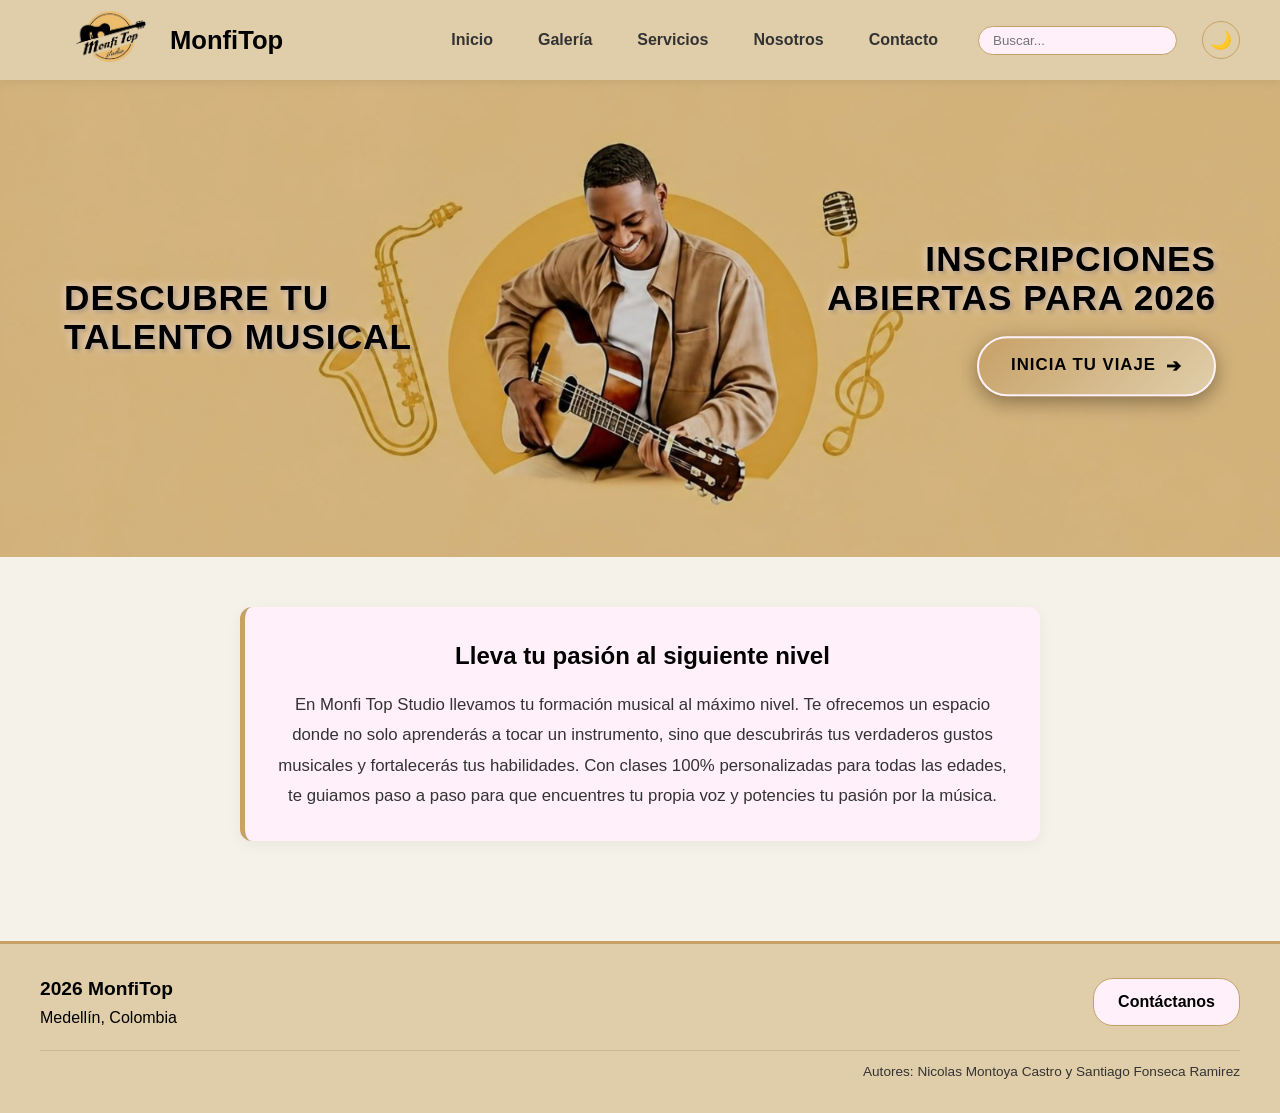
<file: index.html>
<!DOCTYPE html>
<html lang="es">
<head>
    <meta charset="UTF-8">
    <meta name="viewport" content="width=device-width, initial-scale=1.0, maximun-scale=1.0, minimun-scale=1.0">
    
    <title>MonfiTop Studio | Formación Musical</title>
    <link rel="stylesheet" href="css/ estilos.css">
</head>
<body>

  
    <header>
       <div class="logo-container">
            <img src="img/Logo.png" alt="Logo MonfiTop" class="img-logo">
            <h1>MonfiTop</h1>
        </div>

        <nav id="menu"> 
            <ul class="nav-links">
                <li><a href="index.html">Inicio</a></li>
                <li><a href="galeria.html">Galería</a></li>
                <li><a href="servicios.html">Servicios</a></li>
                <li class="dropdown">
                    <a href="nosotros/nosotros.html" class="dropdown-btn">Nosotros</a>
                    <ul class="submenu">
                        <li><a href="nosotros/personal.html">Equipo de trabajo</a></li>
                    </ul>
                </li>
                <li><a href="contacto.html">Contacto</a></li>
            </ul>

            <div id="buscador">
                <form id="form-buscador">
                    <label for="input-busqueda" class="sr-only">Buscar</label>
                    <input id="input-busqueda" name="busqueda" type="text" placeholder="Buscar..." required>
                </form>
            </div>
       
    <button id="btn-theme" class="btn-theme-toggle" aria-label="Cambiar modo">
        <span id="theme-icon">🌙</span>
    </button>
        </nav>
    </header>


   <main>
    <section class="hero-banner">
        <div class="banner-wrapper">
            <img src="img/banner.jpeg" alt="Banner de MonfiTop Studio">
            
            <div class="banner-text text-left">
                <h2>DESCUBRE TU<br>TALENTO MUSICAL</h2>
            </div>

            <!-- Botón ubicado debajo del texto de inscripciones -->
            <div class="banner-text text-right">
                <h2>INSCRIPCIONES<br>ABIERTAS PARA 2026</h2>
                <div class="hero-overlay">
                    <a href="servicios.html" class="btn-primary">Inicia tu viaje</a>
                </div>
            </div>
        </div>
        
        <article class="intro-card">
            <h2>Lleva tu pasión al siguiente nivel</h2>
            <p>
                En Monfi Top Studio llevamos tu formación musical al máximo nivel. Te ofrecemos un espacio
                donde no solo aprenderás a tocar un instrumento, sino que descubrirás tus verdaderos gustos
                musicales y fortalecerás tus habilidades. Con clases 100% personalizadas para todas las edades, 
                te guiamos paso a paso para que encuentres tu propia voz y potencies tu pasión por la música.
            </p>
        </article>
    </section>
</main>


    <footer>
        <div class="footer-info">
            <p class="brand">2026 MonfiTop</p>
            <p class="location">Medellín, Colombia</p>
        </div>

        <div class="footer-cta">
            <a href="contacto.html" class="btn-secondary">Contáctanos</a>
        </div>

        <div class="footer-credits">
            <p>Autores: Nicolas Montoya Castro y Santiago Fonseca Ramirez</p>
        </div>
    </footer>


<button id="btn-back-to-top" class="btn-back-to-top" aria-label="Volver arriba">
    ↑
</button>


<script src="js/script.js"></script>


</body>
</html>
</file>
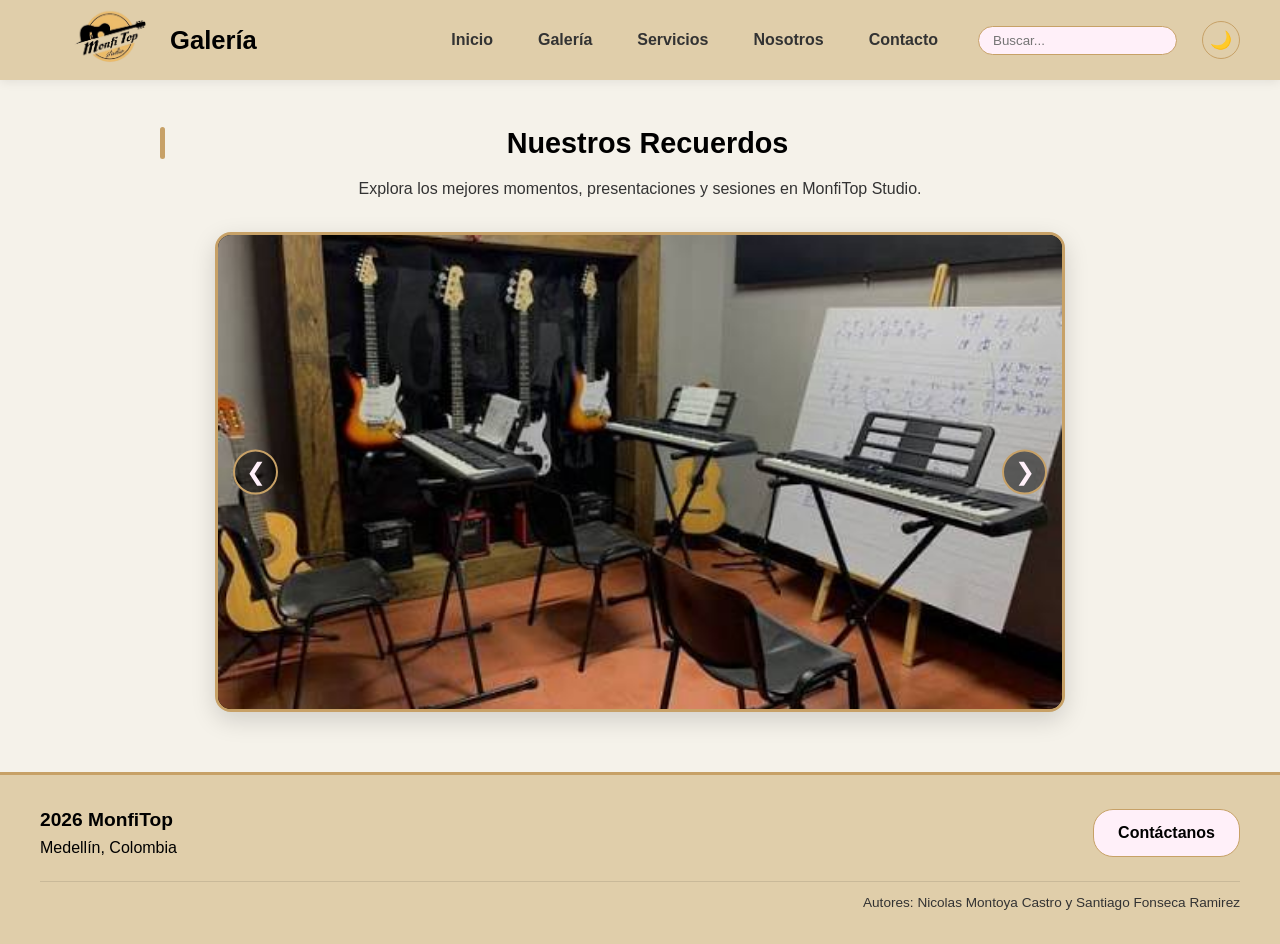
<file: galeria.html>
<!DOCTYPE html>
<html lang="es">
<head>
    <meta charset="UTF-8">
    <meta name="viewport" content="width=device-width, initial-scale=1.0">
    <title>Galería de Recuerdos | MonfiTop Studio</title>
    <link rel="stylesheet" href="css/ estilos.css">
</head>
<body>

    <header>
        <div class="logo-container">
            <img src="img/Logo.png" alt="Logo MonfiTop" class="img-logo">
            <h1>Galería</h1>
        </div>

        <nav id="menu"> 
            <ul class="nav-links">
                <li><a href="index.html">Inicio</a></li>
                <li><a href="galeria.html" class="active">Galería</a></li>
                <li><a href="servicios.html">Servicios</a></li>
                <li class="dropdown">
                    <a href="nosotros/nosotros.html" class="dropdown-btn">Nosotros</a>
                    <ul class="submenu">
                        <li><a href="nosotros/personal.html">Equipo de trabajo</a></li>
                    </ul>
                </li>
                <li><a href="contacto.html">Contacto</a></li>
            </ul>

            <div id="buscador">
                <form id="form-buscador">
                    <label for="input-busqueda" class="sr-only">Buscar</label>
                    <input id="input-busqueda" name="busqueda" type="text" placeholder="Buscar..." required>
                </form>
            </div>
             <button id="btn-theme" class="btn-theme-toggle" aria-label="Cambiar modo">
                <span id="theme-icon">🌙</span>
            </button>
        </nav>
    </header>

    <main class="gallery-container">
        <div class="gallery-header">
            <h2 class="section-title">Nuestros Recuerdos</h2>
            <p class="gallery-subtitle">Explora los mejores momentos, presentaciones y sesiones en MonfiTop Studio.</p>
        </div>
        
        <section class="carrusel-wrapper">
            <div class="carrusel">
                <div class="carrusel-track" id="carrusel-imagenes">
                    <img src="img/uno.jpeg" alt="Recuerdo MonfiTop 1">
                    <img src="img/dos.jpeg" alt="Recuerdo MonfiTop 2">
                    <img src="img/tres.jpeg" alt="Recuerdo MonfiTop 3">
                    <img src="img/cuatro.jpeg" alt="Recuerdo MonfiTop 4">
                    <img src="img/cinco.jpeg" alt="Recuerdo MonfiTop 5">
                    <img src="img/seis.jpeg" alt="Recuerdo MonfiTop 6">
                    <img src="img/ete.jpeg" alt="Recuerdo MonfiTop 7">
                    <img src="img/ocho.jpeg" alt="Recuerdo MonfiTop 8">
                    <img src="img/eve.jpeg" alt="Recuerdo MonfiTop 9">
                    <img src="img/diez.jpeg" alt="Recuerdo MonfiTop 10">
                    <img src="img/once.jpeg" alt="Recuerdo MonfiTop 11">
                    <img src="img/doce.jpeg" alt="Recuerdo MonfiTop 12">
                </div>

                <button class="flecha izquierda" id="btn-izquierda" aria-label="Imagen anterior">&#10094;</button>
                <button class="flecha derecha" id="btn-derecha" aria-label="Siguiente imagen">&#10095;</button>
            </div>
        </section>
    </main>

    <footer>
        <div class="footer-info">
            <p class="brand">2026 MonfiTop</p>
            <p class="location">Medellín, Colombia</p>
        </div>

        <div class="footer-cta">
            <a href="contacto.html" class="btn-secondary">Contáctanos</a>
        </div>

        <div class="footer-credits">
            <p>Autores: Nicolas Montoya Castro y Santiago Fonseca Ramirez</p>
        </div>
    </footer>

    <button id="btn-back-to-top" class="btn-back-to-top" aria-label="Volver arriba">
        ↑
    </button>
    <script src="js/Carrusel.js"></script>
    <script src="js/script.js"></script>

    

</body>
</html>
</file>
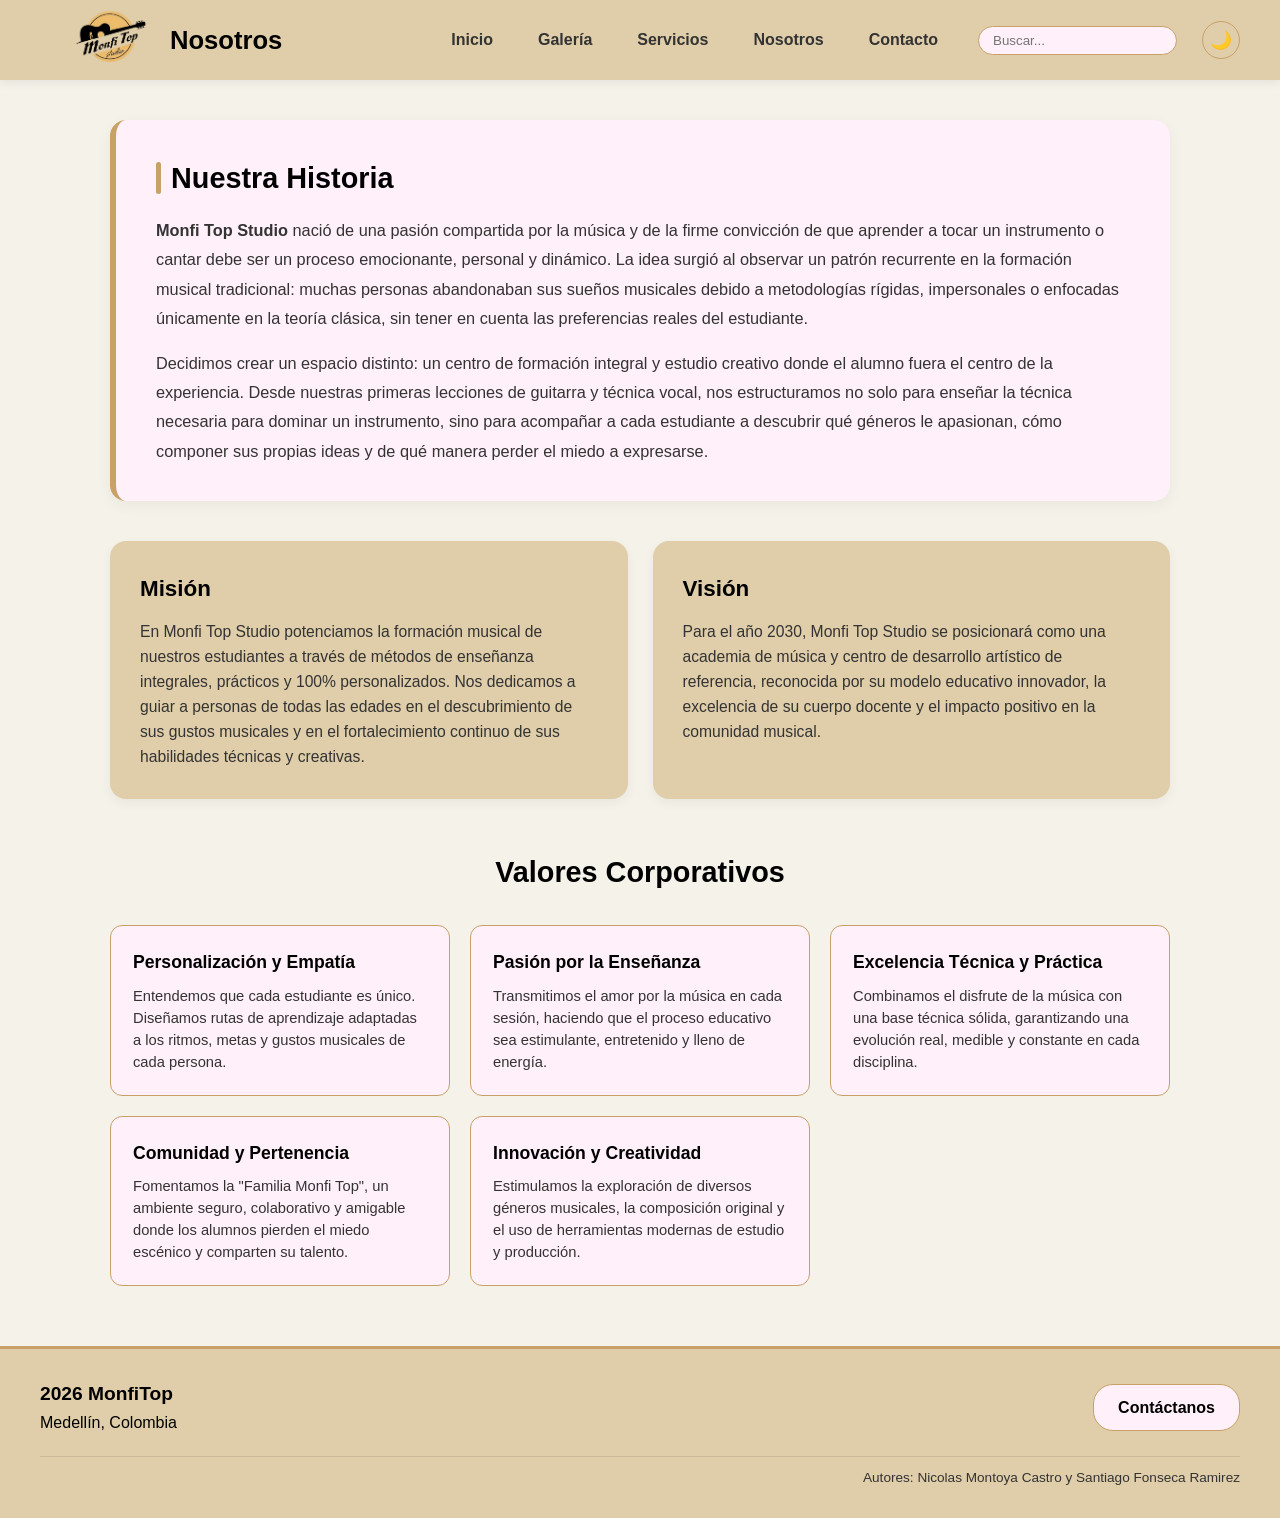
<file: nosotros/nosotros.html>
<!DOCTYPE html>
<html lang="es">
<head>
    <meta charset="UTF-8">
    <meta name="viewport" content="width=device-width, initial-scale=1.0">
    <title>Nosotros | MonfiTop Studio</title>
    <link rel="stylesheet" href="../css/ estilos.css">
</head>
<body>

    <header>
        <div class="logo-container">
            <img src="../img/Logo.png" alt="Logo MonfiTop" class="img-logo">
            <h1>Nosotros</h1>
        </div>

        <nav id="menu"> 
            <ul class="nav-links">
                <li><a href="../index.html">Inicio</a></li>
                <li><a href="../galeria.html">Galería</a></li>
                <li><a href="../servicios.html">Servicios</a></li>
                <li class="dropdown">
                    <a href="../nosotros/nosotros.html" class="active dropdown-btn">Nosotros</a>
                    <ul class="submenu">
                        <li><a href="../nosotros/personal.html">Equipo de trabajo</a></li>
                    </ul>
                </li>
                <li><a href="../contacto.html">Contacto</a></li>
            </ul>

            <div id="buscador">
                <form id="form-buscador">
                    <label for="input-busqueda" class="sr-only">Buscar</label>
                    <input id="input-busqueda" name="busqueda" type="text" placeholder="Buscar..." required>
                </form>
            </div>
             <button id="btn-theme" class="btn-theme-toggle" aria-label="Cambiar modo">
                <span id="theme-icon">🌙</span>
            </button>
        </nav>
    </header>


    <main class="about-container">
        

        <section class="history-card">
            <h2 class="section-title">Nuestra Historia</h2>
            <p>
                <strong>Monfi Top Studio</strong> nació de una pasión compartida por la música y de la firme convicción de que aprender a tocar un instrumento o cantar debe ser un proceso emocionante, personal y dinámico. La idea surgió al observar un patrón recurrente en la formación musical tradicional: muchas personas abandonaban sus sueños musicales debido a metodologías rígidas, impersonales o enfocadas únicamente en la teoría clásica, sin tener en cuenta las preferencias reales del estudiante.
            </p>
            <p>
                Decidimos crear un espacio distinto: un centro de formación integral y estudio creativo donde el alumno fuera el centro de la experiencia. Desde nuestras primeras lecciones de guitarra y técnica vocal, nos estructuramos no solo para enseñar la técnica necesaria para dominar un instrumento, sino para acompañar a cada estudiante a descubrir qué géneros le apasionan, cómo componer sus propias ideas y de qué manera perder el miedo a expresarse.
            </p>
        </section>


        <section class="mv-grid">
            <article class="mv-card">
              
                <h3>Misión</h3>
                <p>
                    En Monfi Top Studio potenciamos la formación musical de nuestros estudiantes a través de métodos de enseñanza integrales, prácticos y 100% personalizados. Nos dedicamos a guiar a personas de todas las edades en el descubrimiento de sus gustos musicales y en el fortalecimiento continuo de sus habilidades técnicas y creativas.
                </p>
            </article>

            <article class="mv-card">
                <h3>Visión</h3>
                <p>
                    Para el año 2030, Monfi Top Studio se posicionará como una academia de música y centro de desarrollo artístico de referencia, reconocida por su modelo educativo innovador, la excelencia de su cuerpo docente y el impacto positivo en la comunidad musical.
                </p>
            </article>
        </section>

        <section class="values-section">
            <h2 class="section-title center">Valores Corporativos</h2>
            
            <div class="values-grid">
                <article class="value-card">
                    <h4>Personalización y Empatía</h4>
                    <p>Entendemos que cada estudiante es único. Diseñamos rutas de aprendizaje adaptadas a los ritmos, metas y gustos musicales de cada persona.</p>
                </article>

                <article class="value-card">
                    <h4>Pasión por la Enseñanza</h4>
                    <p>Transmitimos el amor por la música en cada sesión, haciendo que el proceso educativo sea estimulante, entretenido y lleno de energía.</p>
                </article>

                <article class="value-card">
                    <h4>Excelencia Técnica y Práctica</h4>
                    <p>Combinamos el disfrute de la música con una base técnica sólida, garantizando una evolución real, medible y constante en cada disciplina.</p>
                </article>

                <article class="value-card">
                    <h4>Comunidad y Pertenencia</h4>
                    <p>Fomentamos la "Familia Monfi Top", un ambiente seguro, colaborativo y amigable donde los alumnos pierden el miedo escénico y comparten su talento.</p>
                </article>

                <article class="value-card">
                    <h4>Innovación y Creatividad</h4>
                    <p>Estimulamos la exploración de diversos géneros musicales, la composición original y el uso de herramientas modernas de estudio y producción.</p>
                </article>
            </div>
        </section>

    </main>


    <footer>
        <div class="footer-info">
            <p class="brand">2026 MonfiTop</p>
            <p class="location">Medellín, Colombia</p>
        </div>

        <div class="footer-cta">
            <a href="../contacto.html" class="btn-secondary">Contáctanos</a>
        </div>

        <div class="footer-credits">
            <p>Autores: Nicolas Montoya Castro y Santiago Fonseca Ramirez</p>
        </div>
    </footer>
    <button id="btn-back-to-top" class="btn-back-to-top" aria-label="Volver arriba">
        ↑
    </button>
    <script src="../js/script.js"></script>


</body>
</html>
</file>
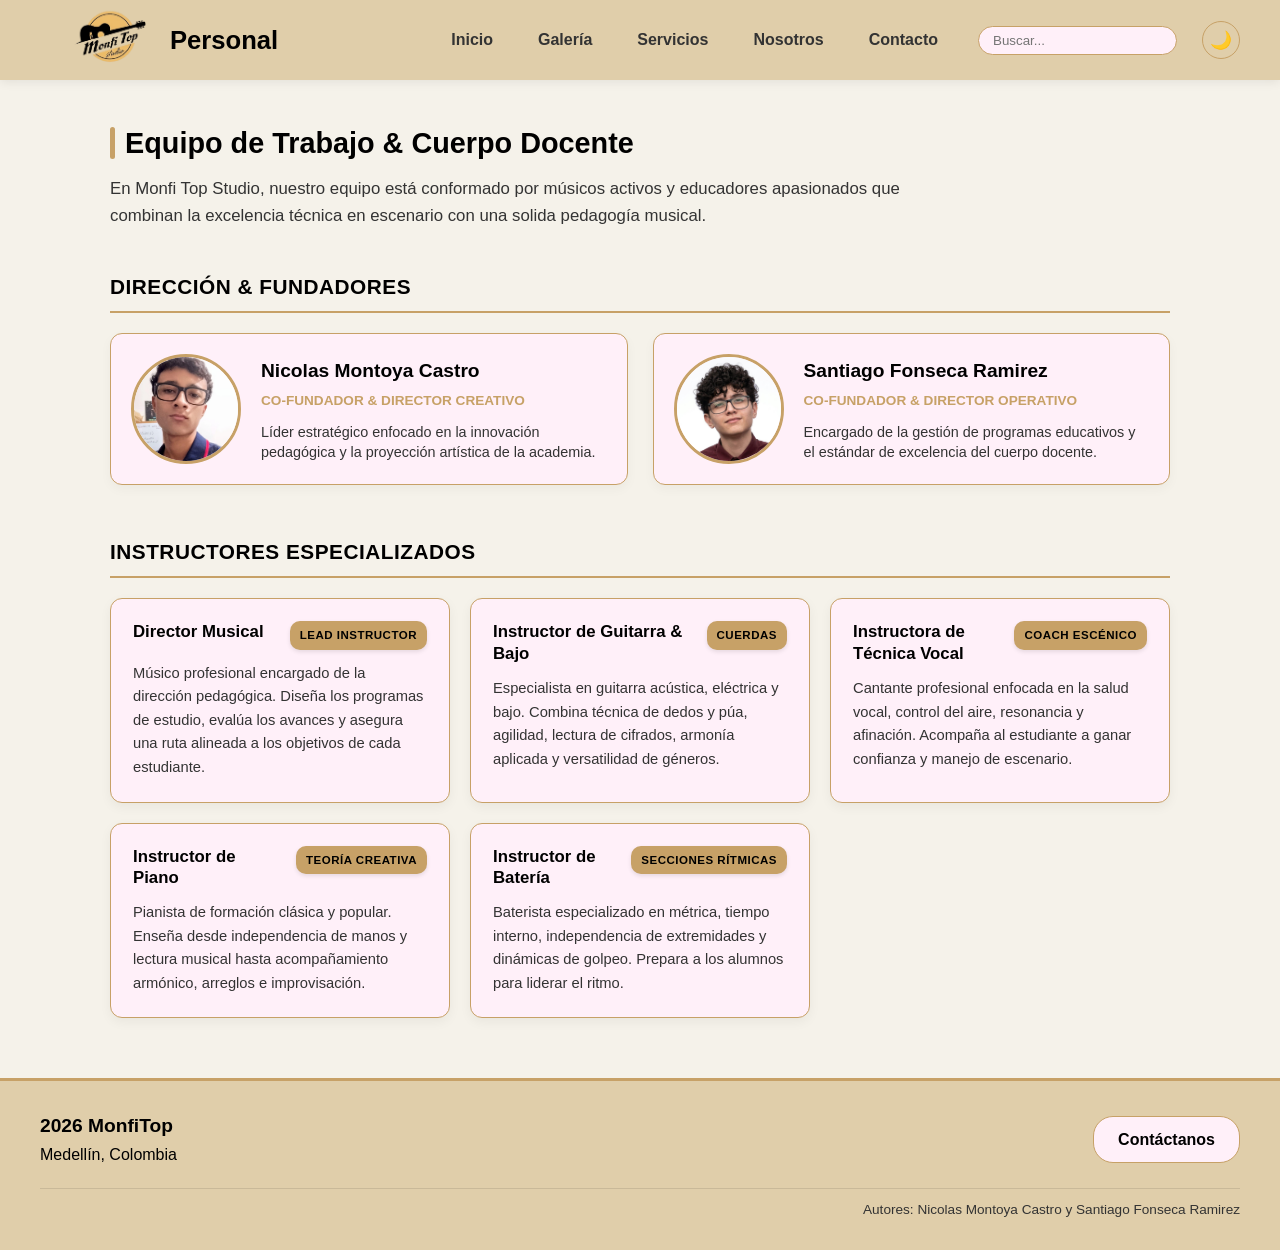
<file: nosotros/personal.html>
<!DOCTYPE html>
<html lang="es">
<head>
    <meta charset="UTF-8">
    <meta name="viewport" content="width=device-width, initial-scale=1.0">
    <title>Equipo de Trabajo | MonfiTop Studio</title>
    <link rel="stylesheet" href="../css/ estilos.css">
</head>
<body>

    <header>
        <div class="logo-container">
            <img src="../img/Logo.png" alt="Logo MonfiTop" class="img-logo">
            <h1>Personal</h1>
        </div>

        <nav id="menu"> 
            <ul class="nav-links">
                <li><a href="../index.html">Inicio</a></li>
                <li><a href="../galeria.html">Galería</a></li>
                <li><a href="../servicios.html">Servicios</a></li>
                <li class="dropdown">
                    <a href="../nosotros/nosotros.html" class="active dropdown-btn">Nosotros</a>
                    <ul class="submenu">
                        <li><a href="../nosotros/personal.html">Equipo de trabajo</a></li>
                    </ul>
                </li>
                <li><a href="../contacto.html">Contacto</a></li>
            </ul>

            <div id="buscador">
                <form id="form-buscador">
                    <label for="input-busqueda" class="sr-only">Buscar</label>
                    <input id="input-busqueda" name="busqueda" type="text" placeholder="Buscar..." required>
                </form>
            </div>
             <button id="btn-theme" class="btn-theme-toggle" aria-label="Cambiar modo">
                <span id="theme-icon">🌙</span>
            </button>
        </nav>
    </header>

    <main class="team-container">
        
        <div class="team-intro">
            <h2 class="section-title">Equipo de Trabajo & Cuerpo Docente</h2>
            <p class="intro-lead">
                En Monfi Top Studio, nuestro equipo está conformado por músicos activos y educadores apasionados 
                que combinan la excelencia técnica en escenario con una solida pedagogía musical.
            </p>
        </div>

        <section class="founders-section">
            <h3 class="subsection-title">Dirección & Fundadores</h3>
            
            <div class="founders-grid">
                <article class="founder-card" id="Fundador1">
                    <div class="founder-img-wrapper">
                        <img src="../img/nicoss.jpeg" alt="Nicolas Montoya Castro - Co-Fundador">
                    </div>
                    <div class="founder-info">
                        <h4>Nicolas Montoya Castro</h4>
                        <span class="role">Co-Fundador & Director Creativo</span>
                        <p>Líder estratégico enfocado en la innovación pedagógica y la proyección artística de la academia.</p>
                    </div>
                </article>

                <article class="founder-card" id="Fundador2">
                    <div class="founder-img-wrapper">
                        <img src="../img/fonseca.jpeg" alt="Santiago Fonseca Ramirez - Co-Fundador">
                    </div>
                    <div class="founder-info">
                        <h4>Santiago Fonseca Ramirez</h4>
                        <span class="role">Co-Fundador & Director Operativo</span>
                        <p>Encargado de la gestión de programas educativos y el estándar de excelencia del cuerpo docente.</p>
                    </div>
                </article>
            </div>
        </section>

        <section class="instructors-section">
            <h3 class="subsection-title">Instructores Especializados</h3>

            <div class="instructors-grid">
                
                <article class="staff-card">
                    <div class="staff-header">
                        <h4>Director Musical</h4>
                        <span class="badge">Lead Instructor</span>
                    </div>
                    <p>Músico profesional encargado de la dirección pedagógica. Diseña los programas de estudio, evalúa los avances y asegura una ruta alineada a los objetivos de cada estudiante.</p>
                </article>

                <article class="staff-card">
                    <div class="staff-header">
                        <h4>Instructor de Guitarra & Bajo</h4>
                        <span class="badge">Cuerdas</span>
                    </div>
                    <p>Especialista en guitarra acústica, eléctrica y bajo. Combina técnica de dedos y púa, agilidad, lectura de cifrados, armonía aplicada y versatilidad de géneros.</p>
                </article>

                <article class="staff-card">
                    <div class="staff-header">
                        <h4>Instructora de Técnica Vocal</h4>
                        <span class="badge">Coach Escénico</span>
                    </div>
                    <p>Cantante profesional enfocada en la salud vocal, control del aire, resonancia y afinación. Acompaña al estudiante a ganar confianza y manejo de escenario.</p>
                </article>

                <article class="staff-card">
                    <div class="staff-header">
                        <h4>Instructor de Piano</h4>
                        <span class="badge">Teoría Creativa</span>
                    </div>
                    <p>Pianista de formación clásica y popular. Enseña desde independencia de manos y lectura musical hasta acompañamiento armónico, arreglos e improvisación.</p>
                </article>

                <article class="staff-card">
                    <div class="staff-header">
                        <h4>Instructor de Batería</h4>
                        <span class="badge">Secciones Rítmicas</span>
                    </div>
                    <p>Baterista especializado en métrica, tiempo interno, independencia de extremidades y dinámicas de golpeo. Prepara a los alumnos para liderar el ritmo.</p>
                </article>

            </div>
        </section>

    </main>

    <footer>
        <div class="footer-info">
            <p class="brand">2026 MonfiTop</p>
            <p class="location">Medellín, Colombia</p>
        </div>

        <div class="footer-cta">
            <a href="../contacto.html" class="btn-secondary">Contáctanos</a>
        </div>

        <div class="footer-credits">
            <p>Autores: Nicolas Montoya Castro y Santiago Fonseca Ramirez</p>
        </div>
    </footer>
    <button id="btn-back-to-top" class="btn-back-to-top" aria-label="Volver arriba">
        ↑
    </button>
    <script src="../js/script.js"></script> 

</body>
</html>
</file>
<file: css/ estilos.css>
@import url("contacto.css");
@import url("servicios.css");
@import url("nosotros.css");
@import url("personal.css");
@import url("galeria.css");

/* ==========================================================================
   RESET & ESTILOS BASE
   ========================================================================== */
* {
    box-sizing: border-box;
    margin: 0;
    padding: 0;
}

body {
    background-color: #F5F2EA;
    color: #333333;
    font-family: 'Segoe UI', Tahoma, Geneva, Verdana, sans-serif;
    line-height: 1.6;
    transition: background-color 0.3s ease, color 0.3s ease;
}

/* ==========================================================================
   HEADER & NAVEGACIÓN
   ========================================================================== */
header {
    display: flex;
    align-items: center;
    justify-content: space-between;
    background-color: #E0CEAA;
    height: 80px;
    padding: 0 40px;
    box-shadow: 0 2px 10px rgba(0, 0, 0, 0.08);
    position: relative;
    z-index: 100;
}

.logo-container {
    display: flex;
    align-items: center;
    gap: 15px;
    position: relative;
}

.img-logo {
    width: 100px;
    height: 100px;
    object-fit: contain;
    transform: scale(1.4); 
    transform-origin: center left; 
    margin-right: 15px; 
}

header h1 {
    font-size: 1.6rem;
    color: #000000;
    font-weight: 700;
}

#menu {
    display: flex;
    align-items: center;
    gap: 25px;
}

.nav-links {
    display: flex;
    align-items: center;
    list-style: none;
    gap: 15px;
}

.nav-links a {
    text-decoration: none;
    color: #333333;
    font-weight: 600;
    padding: 10px 15px;
    border-radius: 4px;
    transition: all 0.3s ease;
    display: block;
}

.nav-links a:hover {
    color: #000000;
    background-color: rgba(199, 161, 103, 0.3);
}

.dropdown {
    position: relative;
}

.submenu {
    display: none;
    position: absolute;
    top: 100%;
    left: 0;
    background-color: #FFF0F9;
    list-style: none;
    min-width: 180px;
    border-radius: 6px;
    box-shadow: 0 4px 12px rgba(0, 0, 0, 0.15);
    padding: 8px 0;
    border: 1px solid #C7A167;
}

.submenu li a {
    padding: 10px 16px;
    font-size: 0.95rem;
    color: #333333;
    white-space: nowrap;
}

.submenu li a:hover {
    background-color: #C7A167;
    color: #FFF0F9;
}

.dropdown:hover .submenu,
.dropdown:focus-within .submenu {
    display: block;
}

#buscador input[type="text"] {
    border: 1px solid #C7A167;
    border-radius: 20px;
    padding: 6px 14px;
    outline: none;
    background-color: #FFF0F9;
    color: #333333;
    transition: border-color 0.3s ease;
}

#buscador input[type="text"]:focus {
    border-color: #000000;
}

.sr-only {
    position: absolute;
    width: 1px;
    height: 1px;
    padding: 0;
    margin: -1px;
    overflow: hidden;
    clip: rect(0, 0, 0, 0);
    border: 0;
}

/* ==========================================================================
   HERO & SECCIÓN PRINCIPAL (INICIO)
   ========================================================================== */
/* ==========================================================================
   HERO BANNER Y BOTÓN DE LLAMADO A LA ACCIÓN (DESTACADO)
   ========================================================================== */
.hero-banner {
    display: flex;
    flex-direction: column;
    align-items: center;
    width: 100%;
}

.banner-wrapper {
    position: relative;
    width: 100%;
    display: flex;
    justify-content: center;
    align-items: center;
    overflow: hidden;
}

.banner-wrapper img {
    width: 100%;
    max-height: 480px;
    object-fit: cover;
    display: block;
    filter: brightness(0.85); 
}

/* Alineación de textos flotantes */
.banner-text {
    position: absolute;
    top: 50%;
    transform: translateY(-50%);
    z-index: 2;
    pointer-events: none;
}

.banner-text h2 {
    font-family: 'Impact', 'Arial Black', sans-serif;
    font-size: 2.2rem;
    color: #000000;
    text-transform: uppercase;
    line-height: 1.1;
    letter-spacing: 1px;
    text-shadow: 0px 0px 8px rgba(255, 240, 249, 0.8), 2px 2px 4px rgba(0, 0, 0, 0.3);
}

.text-left {
    left: 5%;
    text-align: left;
}

.text-right {
    right: 5%;
    text-align: right;
    display: flex;
    flex-direction: column;
    align-items: flex-end;
}

.hero-overlay {
    margin-top: 18px;
    pointer-events: auto;
}

/* Botón Principal Elaborado (Sin cambiar la paleta) */
.btn-primary {
    position: relative;
    display: inline-flex;
    align-items: center;
    justify-content: center;
    gap: 10px;
    
    /* Fondo con degradado usando tu paleta */
    background: linear-gradient(135deg, #C7A167 0%, #E0CEAA 100%);
    color: #000000;
    
    text-decoration: none;
    font-size: 1.05rem;
    font-weight: 800;
    text-transform: uppercase;
    letter-spacing: 1px;
    padding: 14px 32px;
    border-radius: 30px;
    
    /* Borde y Sombras con resplandor dorado */
    border: 2px solid #FFF0F9;
    box-shadow: 0 6px 20px rgba(0, 0, 0, 0.35), 0 0 15px rgba(199, 161, 103, 0.4);
    
    transition: all 0.35s cubic-bezier(0.175, 0.885, 0.32, 1.275);
    overflow: hidden;
}

/* Flecha decorativa dentro del botón */
.btn-primary::after {
    content: "➔";
    font-size: 1.1rem;
    transition: transform 0.3s ease;
}

/* Efecto al pasar el mouse (Hover) */
.btn-primary:hover {
    background: linear-gradient(135deg, #000000 0%, #333333 100%);
    color: #FFF0F9;
    border-color: #C7A167;
    transform: translateY(-4px) scale(1.03);
    box-shadow: 0 10px 25px rgba(0, 0, 0, 0.6), 0 0 20px rgba(199, 161, 103, 0.6);
}

.btn-primary:hover::after {
    transform: translateX(5px);
}

/* Efecto al hacer clic */
.btn-primary:active {
    transform: translateY(-1px) scale(0.98);
    box-shadow: 0 4px 12px rgba(0, 0, 0, 0.4);
}

/* Adaptación Responsive */
@media (max-width: 900px) {
    .banner-text h2 {
        font-size: 1.4rem;
    }

    .btn-primary {
        padding: 11px 24px;
        font-size: 0.85rem;
    }
}

@media (max-width: 600px) {
    .banner-wrapper {
        flex-direction: column;
        background-color: #E0CEAA;
    }

    .banner-text {
        position: static;
        transform: none;
        text-align: center;
        padding: 10px 0;
    }

    .text-right {
        align-items: center;
    }

    .hero-overlay {
        margin-top: 12px;
    }
}

@keyframes pulso-boton {
    0% { box-shadow: 0 4px 18px rgba(0, 0, 0, 0.5), 0 0 0 0 rgba(230, 184, 0, 0.7); }
    70% { box-shadow: 0 4px 18px rgba(0, 0, 0, 0.5), 0 0 0 12px rgba(230, 184, 0, 0); }
    100% { box-shadow: 0 4px 18px rgba(0, 0, 0, 0.5), 0 0 0 0 rgba(230, 184, 0, 0); }
}

.intro-card {
    max-width: 800px;
    margin: 50px 20px 40px 20px;
    padding: 30px;
    background-color: #FFF0F9;
    border-radius: 12px;
    border-left: 5px solid #C7A167;
    box-shadow: 0 4px 15px rgba(0,0,0,0.05);
    text-align: center;
}

.intro-card h2 {
    color: #000000;
    margin-bottom: 15px;
    font-size: 1.5rem;
}

.intro-card p {
    line-height: 1.8;
    font-size: 1.05rem;
    color: #333333;
}

/* ==========================================================================
   FOOTER
   ========================================================================== */
footer {
    background-color: #E0CEAA;
    color: #000000;
    padding: 30px 40px;
    margin-top: 60px;
    display: flex;
    flex-wrap: wrap;
    justify-content: space-between;
    align-items: center;
    gap: 20px;
    border-top: 3px solid #C7A167;
}

.footer-info .brand {
    font-size: 1.2rem;
    font-weight: bold;
}

.btn-secondary {
    display: inline-block;
    padding: 10px 24px;
    background-color: #FFF0F9;
    color: #000000;
    text-decoration: none;
    font-weight: bold;
    border-radius: 20px;
    transition: all 0.3s ease;
    border: 1px solid #C7A167;
}

.btn-secondary:hover {
    background-color: #C7A167;
    color: #FFF0F9;
    transform: translateY(-2px);
}

.footer-credits {
    width: 100%;
    text-align: right;
    font-size: 0.85rem;
    color: #333333;
    border-top: 1px solid rgba(0,0,0,0.1);
    padding-top: 10px;
}

/* ==========================================================================
   COMPONENTES EXTRAS (BOTÓN MODO & VOLVER ARRIBA)
   ========================================================================== */
.btn-theme-toggle {
    background-color: transparent;
    border: 1.5px solid #C7A167;
    border-radius: 50%;
    width: 38px;
    height: 38px;
    cursor: pointer;
    font-size: 1.1rem;
    display: flex;
    align-items: center;
    justify-content: center;
    transition: all 0.3s ease;
}

.btn-theme-toggle:hover {
    transform: scale(1.1);
    background-color: rgba(199, 161, 103, 0.2);
}

.btn-back-to-top {
    position: fixed;
    bottom: 30px;
    right: 30px;
    width: 45px;
    height: 45px;
    background-color: #C7A167;
    color: #FFF0F9;
    border: none;
    border-radius: 50%;
    font-size: 1.4rem;
    font-weight: bold;
    cursor: pointer;
    box-shadow: 0 4px 12px rgba(0, 0, 0, 0.25);
    z-index: 999;
    opacity: 0;
    visibility: hidden;
    transform: translateY(20px);
    transition: all 0.3s ease;
}

.btn-back-to-top.show {
    opacity: 1;
    visibility: visible;
    transform: translateY(0);
}

.btn-back-to-top:hover {
    background-color: #000000;
    transform: translateY(-3px);
}

/* ==========================================================================
   RESPONSIVE & HAMBURGUESA
   ========================================================================== */
.hamburger-btn {
    display: none;
    background: transparent;
    border: none;
    font-size: 1.8rem;
    color: #000000;
    cursor: pointer;
    padding: 5px;
}

@media (max-width: 900px) {
    .banner-text h2 { font-size: 1.4rem; }
}

@media (max-width: 768px) {
    header {
        flex-direction: row;
        height: 80px;
        padding: 0 20px;
    }

    .hamburger-btn { display: block; }

    .nav-links {
        display: none;
        flex-direction: column;
        width: 100%;
        position: absolute;
        top: 80px;
        left: 0;
        background-color: #E0CEAA;
        padding: 20px 0;
        box-shadow: 0 4px 12px rgba(0, 0, 0, 0.15);
        z-index: 99;
    }

    .nav-links.active { display: flex; }

    .nav-links li {
        width: 100%;
        text-align: center;
    }

    .submenu {
        position: static;
        box-shadow: none;
        border: none;
        background-color: rgba(199, 161, 103, 0.2);
    }

    #buscador { display: none; }

    footer {
        flex-direction: column;
        text-align: center;
    }

    .footer-credits { text-align: center; }
}

@media (max-width: 600px) {
    .banner-text {
        position: static;
        transform: none;
        text-align: center;
        padding: 10px 0;
    }
    
    .text-right { align-items: center; }
    
    .banner-wrapper {
        flex-direction: column;
        background-color: #E0CEAA;
    }
}

/* ==========================================================================
   CORRECCIÓN COMPLETA DE MODO NOCHE (DARK MODE)
   ========================================================================== */
body.dark-mode {
    background-color: #121212 !important;
    color: #E0E0E0 !important;
}

/* Header & Navegación en Dark Mode */
body.dark-mode header {
    background-color: #1E1E1E !important;
    border-bottom: 2px solid #C7A167;
}

body.dark-mode header h1,
body.dark-mode .logo-container h1 {
    color: #FFF0F9 !important;
}

body.dark-mode .nav-links {
    background-color: #1E1E1E !important;
}

body.dark-mode .nav-links a {
    color: #E0E0E0 !important;
}

body.dark-mode .nav-links a:hover,
body.dark-mode .nav-links a.active {
    color: #C7A167 !important;
    background-color: rgba(199, 161, 103, 0.2) !important;
}

body.dark-mode .submenu {
    background-color: #2A2A2A !important;
    border-color: #C7A167 !important;
}

body.dark-mode .submenu li a {
    color: #E0E0E0 !important;
}

body.dark-mode .submenu li a:hover {
    background-color: #C7A167 !important;
    color: #000000 !important;
}

body.dark-mode .hamburger-btn {
    color: #FFF0F9 !important;
}

/* Títulos Globales en Dark Mode */
body.dark-mode h1,
body.dark-mode h2,
body.dark-mode h3,
body.dark-mode h4,
body.dark-mode .section-title,
body.dark-mode .subsection-title,
body.dark-mode .card-content h3,
body.dark-mode .contact-info-card h3,
body.dark-mode .founder-info h4,
body.dark-mode .staff-header h4 {
    color: #FFF0F9 !important;
}

/* Textos y Párrafos en Dark Mode */
body.dark-mode p,
body.dark-mode span,
body.dark-mode .contact-subtitle,
body.dark-mode .gallery-subtitle,
body.dark-mode .info-intro,
body.dark-mode .info-item p,
body.dark-mode .info-item strong,
body.dark-mode .intro-card p,
body.dark-mode .card-content p,
body.dark-mode .history-card p,
body.dark-mode .mv-card p,
body.dark-mode .value-card p,
body.dark-mode .founder-info p,
body.dark-mode .staff-card p,
body.dark-mode .intro-lead {
    color: #E0E0E0 !important;
}

/* Tarjetas y Contenedores en Dark Mode */
body.dark-mode .intro-card,
body.dark-mode .service-card,
body.dark-mode .staff-card,
body.dark-mode .value-card,
body.dark-mode .founder-card,
body.dark-mode .contact-form-card,
body.dark-mode .history-card {
    background-color: #1E1E1E !important;
    border-color: #C7A167 !important;
}

body.dark-mode .contact-info-card,
body.dark-mode .mv-card {
    background-color: #2A2A2A !important;
}

body.dark-mode input,
body.dark-mode textarea {
    background-color: #2A2A2A !important;
    color: #FFFFFF !important;
    border-color: #C7A167 !important;
}

/* Footer en Dark Mode */
body.dark-mode footer {
    background-color: #1E1E1E !important;
    border-color: #C7A167 !important;
}

body.dark-mode .footer-info p,
body.dark-mode .footer-credits,
body.dark-mode .footer-credits p {
    color: #E0E0E0 !important;
    border-color: rgba(199, 161, 103, 0.3) !important;
}
</file>
